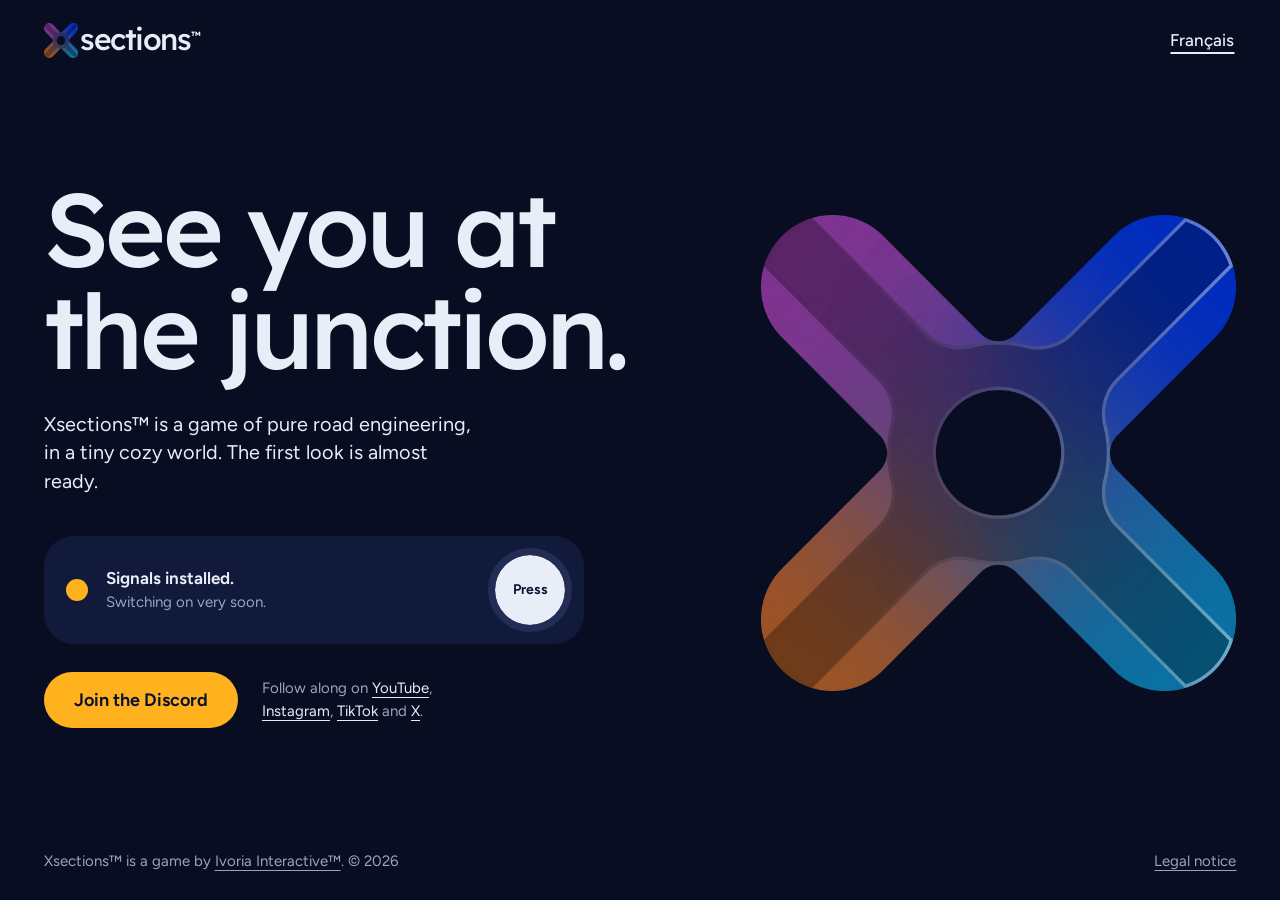
<file: index.html>
<!doctype html>
<html lang="en">
<head>
<meta charset="utf-8">
<meta name="viewport" content="width=device-width, initial-scale=1, viewport-fit=cover">
<title>Xsections™ · A cozy road engineering game</title>
<meta name="description" content="Xsections™ is a cozy video game about road engineering: redesign junctions, watch real traffic flow, in a tiny world. See you at the junction, very soon.">
<link rel="canonical" href="https://xsections.co/">
<link rel="alternate" hreflang="en" href="https://xsections.co/">
<link rel="alternate" hreflang="fr" href="https://xsections.co/fr/">
<link rel="alternate" hreflang="x-default" href="https://xsections.co/">
<meta name="theme-color" content="#080d22">
<meta name="color-scheme" content="dark">
<meta property="og:type" content="website">
<meta property="og:site_name" content="Xsections">
<meta property="og:title" content="Xsections™ · See you at the junction">
<meta property="og:description" content="Xsections™ is a cozy video game about road engineering: redesign junctions, watch real traffic flow, in a tiny world. See you at the junction, very soon.">
<meta property="og:url" content="https://xsections.co/">
<meta property="og:image" content="https://xsections.co/img/og-en.jpg">
<meta property="og:image:width" content="1200">
<meta property="og:image:height" content="630">
<meta property="og:image:alt" content="The Xsections X at night, with the words: See you at the junction.">
<meta property="og:locale" content="en_US">
<meta property="og:locale:alternate" content="fr_FR">
<meta name="twitter:card" content="summary_large_image">
<meta name="twitter:site" content="@xsectionsgame">
<link rel="icon" href="/favicon.ico" sizes="any">
<link rel="icon" type="image/png" sizes="32x32" href="/favicon-32.png">
<link rel="apple-touch-icon" href="/apple-touch-icon.png">
<link rel="manifest" href="/site.webmanifest">
<link rel="preload" href="/fonts/lexend-latin-normal.woff2" as="font" type="font/woff2" crossorigin>
<script type="application/ld+json">
{
 "@context": "https://schema.org",
 "@graph": [
  {
   "@type": "WebSite",
   "@id": "https://xsections.co/#website",
   "name": "Xsections",
   "url": "https://xsections.co/",
   "inLanguage": [
    "en",
    "fr"
   ],
   "publisher": {
    "@type": "Organization",
    "@id": "https://ivoriainteractive.com/#organization",
    "name": "Ivoria Interactive",
    "url": "https://ivoriainteractive.com/",
    "founder": {
     "@id": "https://ivoriainteractive.com/#jessy-biemy"
    }
   }
  },
  {
   "@type": "VideoGame",
   "@id": "https://xsections.co/#game",
   "name": "Xsections",
   "url": "https://xsections.co/",
   "applicationCategory": "Game",
   "gamePlatform": "PC",
   "genre": [
    "Simulation",
    "Strategy"
   ],
   "author": {
    "@type": "Organization",
    "@id": "https://ivoriainteractive.com/#organization",
    "name": "Ivoria Interactive",
    "url": "https://ivoriainteractive.com/",
    "founder": {
     "@id": "https://ivoriainteractive.com/#jessy-biemy"
    }
   },
   "publisher": {
    "@type": "Organization",
    "@id": "https://ivoriainteractive.com/#organization",
    "name": "Ivoria Interactive",
    "url": "https://ivoriainteractive.com/",
    "founder": {
     "@id": "https://ivoriainteractive.com/#jessy-biemy"
    }
   },
   "description": "Xsections is a cozy video game about road engineering: redesign junctions, watch real traffic flow, in a tiny world. See you at the junction, very soon.",
   "image": "https://xsections.co/img/og-en.jpg",
   "sameAs": [
    "https://www.youtube.com/@xsections",
    "https://www.instagram.com/xsectionsgame/",
    "https://www.tiktok.com/@xsections",
    "https://x.com/xsectionsgame"
   ]
  },
  {
   "@type": "Person",
   "@id": "https://ivoriainteractive.com/#jessy-biemy",
   "name": "Jessy Biemy",
   "url": "https://ivoriainteractive.com/studio/"
  }
 ]
}
</script>
<style>
@font-face { font-family: 'Lexend'; font-style: normal; font-weight: 300 700; font-display: swap; src: url(/fonts/lexend-latin-normal.woff2) format('woff2'); }
@font-face { font-family: 'Figtree'; font-style: normal; font-weight: 400 700; font-display: swap; src: url(/fonts/figtree-latin-normal.woff2) format('woff2'); }
/* ™ des marques déposées dans les titres et le logo : petit, calé en haut des capitales */
.tm { font-size: max(.3em, 12px); line-height: 1; vertical-align: top; position: relative; top: .32em; margin-left: .04em; letter-spacing: 0; font-weight: 500; }

/* Layout: one screen. Words and the call box on the left, the official X at full height on the
   right: the X is the junction the headline talks about. Flat fields, no lines, no shadows, no
   gradients. Round shapes, like the arms of the X.
   Two looks, one layout: night (the default, the teaser as launched) and day
   (<html data-da="day">, the trial of 10 Nov). Every value comes from the brand bible. */
:root {
  color-scheme: dark;
  --ground: #080d22;      /* night of the brand */
  --ground-2: #121a3b;    /* one tone step: the call box */
  --ground-3: #222c55;    /* resting ring of the push button */
  --ink: #e9edf8;         /* the white of the game's interface (bible, 10 Nov) */
  --ink-2: #9aa4c2;       /* secondary notes only: the grey of the game's interface */
  --signal: #ffb21e;      /* French traffic-signal amber: the action and the lamp */
  --signal-hi: #ffc552;
  --signal-off: #3a3324;  /* the same lens, unlit */
  --on-signal: #0b1130;
  --push: #e9edf8;        /* the push button: a light disc at night */
  --push-hi: #ffffff;
  --on-push: #0b1130;
  --hover: #ffc552;       /* a text link under the pointer */
  --f-head: 'Lexend', system-ui, -apple-system, 'Segoe UI', sans-serif;
  --f-body: 'Figtree', system-ui, -apple-system, 'Segoe UI', sans-serif;
  --t-lead: clamp(19px, 1.55vw, 23px);
  --t-body: 17px;
  --t-small: 15px;
  --gut: clamp(16px, 3.4vw, 48px);
  --ease: cubic-bezier(.16, 1, .3, 1);
}
:root[data-da="day"] {
  color-scheme: light;
  --ground: #edf2e8;      /* the day ground of the brand */
  --ground-2: #fdfbf6;    /* the call box: the white of the day logotype's ground */
  --ground-3: #edf2e8;    /* resting ring of the push button: the page ground again */
  --ink: #1b2232;
  --ink-2: #586176;
  --signal-off: #e6dfcd;  /* the unlit lens, by day */
  --push: #1b2232;        /* the push button: an ink disc by day */
  --push-hi: #2b3550;
  --on-push: #fdfbf6;
  --hover: #2c6bcc;       /* the day link blue */
}
* { box-sizing: border-box; }
html { background: var(--ground); -webkit-text-size-adjust: 100%; }
body { margin: 0; background: var(--ground); color: var(--ink); font: 400 var(--t-body)/1.5 var(--f-body); -webkit-font-smoothing: antialiased; }
a { color: inherit; }
:focus-visible { outline: 3px solid var(--ink); outline-offset: 4px; border-radius: 6px; }
.page {
  min-height: 100svh; display: grid; grid-template-rows: auto 1fr auto;
  padding-left: max(var(--gut), env(safe-area-inset-left, 0px));
  padding-right: max(var(--gut), env(safe-area-inset-right, 0px));
  max-width: 1600px; margin-inline: auto;
}
.bar { display: flex; align-items: center; justify-content: space-between; gap: 16px; padding-block: 22px; }
.lockup { --w: 30px; display: inline-flex; align-items: center; text-decoration: none; color: var(--ink); }
.lockup img { width: calc(var(--w) * 1.16); height: calc(var(--w) * 1.16); flex: none; }
.lockup > span { font: 500 var(--w)/.9 var(--f-head); letter-spacing: -.05em; margin-left: .06em; padding-bottom: .08em; white-space: nowrap; }
.lang { font: 500 var(--t-body)/1 var(--f-body); text-decoration: underline; text-underline-offset: 6px; text-decoration-thickness: 2px; padding: 10px 2px; }
.lang:hover { color: var(--hover); }

.hero {
  display: grid; grid-template-columns: minmax(0, 7fr) minmax(0, 5fr); align-items: center;
  column-gap: clamp(24px, 4vw, 72px); padding-block: clamp(16px, 3vh, 48px);
}
.copy { display: grid; justify-items: start; min-width: 0; container-type: inline-size; }
h1 {
  margin: 0; font: 500 clamp(42px, 15.6cqi, 124px)/.98 var(--f-head); letter-spacing: -.035em;
  text-wrap: balance;
}
.lead { margin: 28px 0 0; font-size: var(--t-lead); line-height: 1.45; max-width: 34ch; }

.callbox {
  margin-top: 40px; width: min(100%, 540px);
  display: grid; grid-template-columns: auto minmax(0, 1fr) auto; align-items: center; gap: 18px;
  padding: 12px 12px 12px 22px; background: var(--ground-2); border-radius: 30px;
}
.lamp { width: 22px; height: 22px; border-radius: 50%; background: var(--signal); animation: blink 1s steps(1, end) infinite; }
@keyframes blink { 50% { background: var(--signal-off); } }
.status { margin: 0; min-width: 0; }
.status strong { display: block; font-weight: 650; }
.status span { display: block; color: var(--ink-2); font-size: var(--t-small); }
.push {
  width: 84px; height: 84px; border-radius: 50%; cursor: pointer; padding: 0;
  border: 7px solid var(--ground-3); background: var(--push) padding-box; /* the border is the lit ring */
  color: var(--on-push); font: 650 14px/1 var(--f-body); display: grid; place-items: center;
  transition: transform .18s var(--ease), background-color .2s ease, border-color .25s ease;
}
.push:hover { background-color: var(--push-hi); }
.push:active { transform: scale(.93); }
.push:focus-visible { outline-offset: 4px; border-radius: 50%; }
.callbox[data-state="done"] .push, .callbox[data-state="back"] .push { border-color: var(--signal); }
.callbox.pulse .status { animation: nudge .45s var(--ease); }
@keyframes nudge { from { transform: translateX(-8px); opacity: .4; } }

.act { margin-top: 28px; display: flex; flex-wrap: wrap; align-items: center; gap: 14px 24px; }
.btn {
  display: inline-flex; align-items: center; min-height: 56px; padding: 0 30px; border-radius: 999px;
  background: var(--signal); color: var(--on-signal); text-decoration: none; font: 650 18px/1 var(--f-body);
  transition: background-color .2s ease, transform .18s var(--ease);
}
.btn:hover { background: var(--signal-hi); }
.btn:active { transform: scale(.97); }
.follow { margin: 0; color: var(--ink-2); font-size: var(--t-small); max-width: 30ch; text-wrap: balance; }
.follow a { color: var(--ink); text-underline-offset: 4px; }
.follow a:hover { color: var(--hover); }

.mark { margin: 0; justify-self: end; width: 100%; max-width: min(100%, 70svh, 700px); }
.mark img { display: block; width: 100%; height: auto; }

.foot {
  display: flex; flex-wrap: wrap; justify-content: space-between; gap: 8px 24px;
  padding-block: 24px 28px; color: var(--ink-2); font-size: var(--t-small);
}
.foot p { margin: 0; }
.foot a { color: var(--ink-2); text-underline-offset: 4px; }
.foot a:hover { color: var(--ink); }

@media (max-width: 699px) {
  .hero { grid-template-columns: minmax(0, 1fr); align-content: start; padding-block: 8px 24px; }
  .mark { order: -1; justify-self: start; max-width: min(64vw, 340px); margin-bottom: 28px; }
  .lead { margin-top: 20px; }
  .callbox { margin-top: 32px; }
}
@media (max-width: 479px) {
  .callbox { gap: 14px; padding-left: 18px; }
  .push { width: 76px; height: 76px; border-width: 6px; font-size: 13px; }
  .act { gap: 16px; }
  .btn { width: 100%; justify-content: center; }
}

/* entrance: each part rises once, in reading order; nothing waits on script */
@media (prefers-reduced-motion: no-preference) {
  .bar, h1, .lead, .callbox, .act, .foot { animation: rise .8s var(--ease) both; }
  h1 { animation-delay: .06s; } .lead { animation-delay: .14s; } .callbox { animation-delay: .22s; }
  .act { animation-delay: .3s; } .foot { animation-delay: .38s; }
  .mark img { animation: settle 1.2s var(--ease) .1s both; }
  @keyframes rise { from { opacity: 0; transform: translateY(20px); } }
  @keyframes settle { from { opacity: 0; transform: scale(.94) rotate(-6deg); } }
}
@media (prefers-reduced-motion: reduce) {
  .lamp { animation: none; }
}

</style>
</head>
<body>
<div class="page">
  <header class="bar">
    <a class="lockup" href="/" aria-label="Xsections, home"><img src="/img/x-night-96.png" alt="" width="96" height="96"><span>sections<span class="tm">™</span></span></a>
    <a class="lang" href="/fr/" hreflang="fr" lang="fr">Français</a>
  </header>
  <main class="hero">
    <div class="copy">
      <h1>See you at the junction.</h1>
      <p class="lead">Xsections™ is a game of pure road engineering, in a tiny cozy world. The first look is almost ready.</p>
      <div class="callbox" role="group" aria-label="Signal call box" data-state="idle" data-words="{&quot;doneT&quot;: &quot;Request received.&quot;, &quot;doneS&quot;: &quot;Wait for green. Join the Discord to see it switch.&quot;, &quot;backT&quot;: &quot;Request of {date}: still registered.&quot;, &quot;backS&quot;: &quot;Wait for green. Not long now.&quot;}">
        <span class="lamp" aria-hidden="true"></span>
        <p class="status" aria-live="polite"><strong data-l="t">Signals installed.</strong> <span data-l="s">Switching on very soon.</span></p>
        <button class="push" type="button" aria-pressed="false" aria-label="Press the call button">Press</button>
      </div>
      <div class="act">
        <a class="btn" href="https://discord.gg/GJtPFErEtj" rel="noopener">Join the Discord</a>
        <p class="follow">Follow along on <a href="https://www.youtube.com/@xsections" rel="noopener">YouTube</a>, <a href="https://www.instagram.com/xsectionsgame/" rel="noopener">Instagram</a>, <a href="https://www.tiktok.com/@xsections" rel="noopener">TikTok</a> and <a href="https://x.com/xsectionsgame" rel="noopener">X</a>.</p>
      </div>
    </div>
    <figure class="mark"><img src="/img/x-night-800.webp" srcset="/img/x-night-800.webp 800w, /img/x-night-1600.webp 1600w" sizes="(min-width: 700px) min(38vw, 70svh, 700px), min(64vw, 340px)" width="1600" height="1600" alt="The Xsections logo: an X with a roundabout at its heart" fetchpriority="high"></figure>
  </main>
  <footer class="foot">
    <p>Xsections™ is a game by <a href="https://ivoriainteractive.com/">Ivoria Interactive™</a>. © 2026</p>
    <a href="/legal.html">Legal notice</a>
  </footer>
</div>
<script>
(function () {
  var KEY = 'xs-teaser-request', saved = null;
  try { saved = localStorage.getItem(KEY); } catch (err) {}
  if (!saved || isNaN(Date.parse(saved))) saved = null;
  document.querySelectorAll('.callbox').forEach(function (box) {
    var btn = box.querySelector('.push'), t = box.querySelector('[data-l=t]'), s = box.querySelector('[data-l=s]');
    var L = JSON.parse(box.getAttribute('data-words'));
    var lang = (box.closest('[lang]') || document.documentElement).getAttribute('lang') || 'en';
    function day(iso) {
      try { return new Intl.DateTimeFormat(lang, { day: 'numeric', month: 'long' }).format(new Date(iso)); }
      catch (err) { return ''; }
    }
    function show(state) {
      box.setAttribute('data-state', state); btn.setAttribute('aria-pressed', 'true');
      t.textContent = state === 'back' ? L.backT.replace('{date}', day(saved)) : L.doneT;
      s.textContent = state === 'back' ? L.backS : L.doneS;
    }
    if (saved) show('back');
    btn.addEventListener('click', function () {
      if (!saved) { saved = new Date().toISOString(); try { localStorage.setItem(KEY, saved); } catch (err) {} }
      show('done'); box.classList.remove('pulse'); void box.offsetWidth; box.classList.add('pulse');
    });
  });
})();
</script>
</body>
</html>
</file>
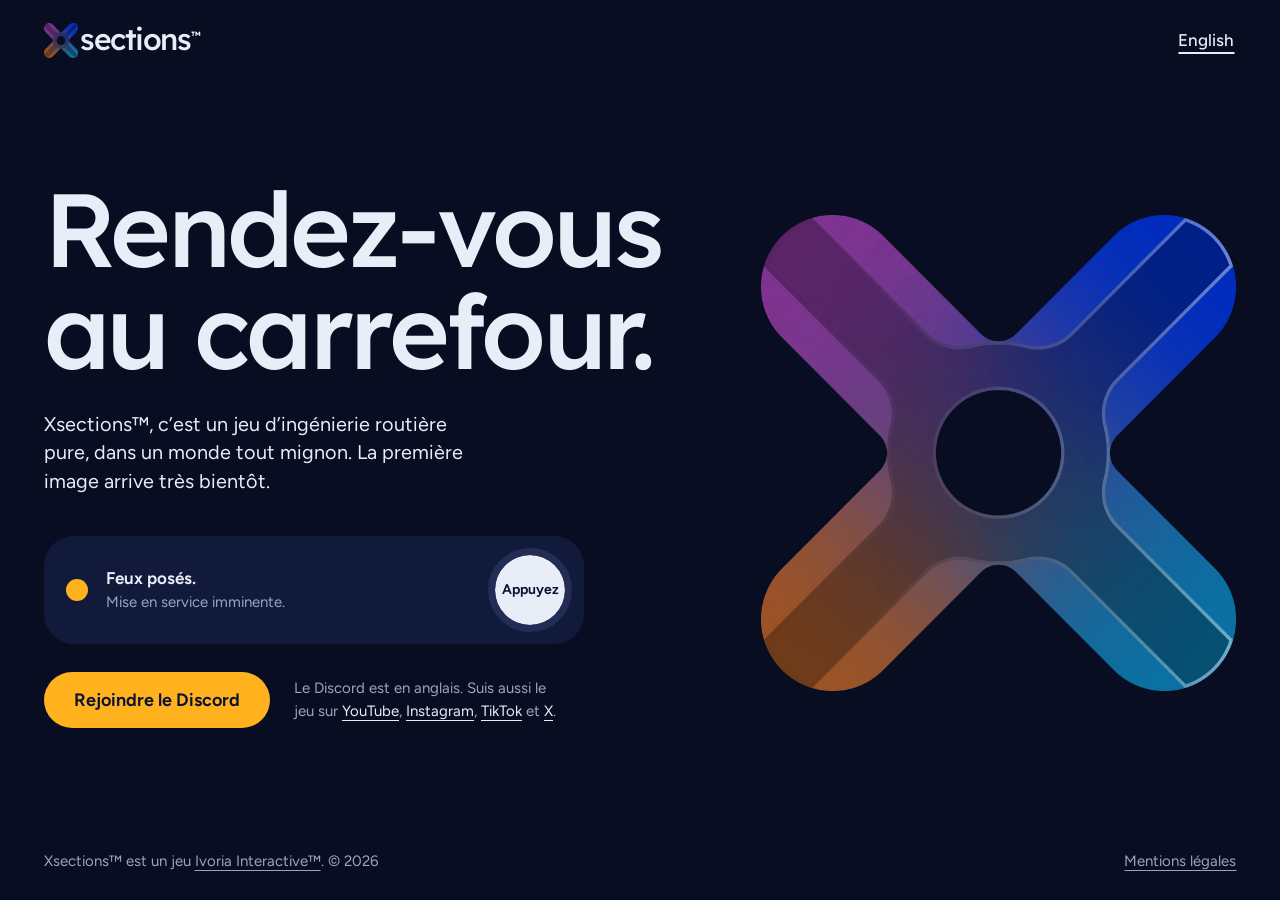
<file: fr/index.html>
<!doctype html>
<html lang="fr">
<head>
<meta charset="utf-8">
<meta name="viewport" content="width=device-width, initial-scale=1, viewport-fit=cover">
<title>Xsections™ · Un jeu d’ingénierie routière tout mignon</title>
<meta name="description" content="Xsections™ est un jeu vidéo d’ingénierie routière : redessine les carrefours et regarde un vrai trafic s’écouler, dans un monde tout mignon. Rendez-vous au carrefour, très bientôt.">
<link rel="canonical" href="https://xsections.co/fr/">
<link rel="alternate" hreflang="en" href="https://xsections.co/">
<link rel="alternate" hreflang="fr" href="https://xsections.co/fr/">
<link rel="alternate" hreflang="x-default" href="https://xsections.co/">
<meta name="theme-color" content="#080d22">
<meta name="color-scheme" content="dark">
<meta property="og:type" content="website">
<meta property="og:site_name" content="Xsections">
<meta property="og:title" content="Xsections™ · Rendez-vous au carrefour">
<meta property="og:description" content="Xsections™ est un jeu vidéo d’ingénierie routière : redessine les carrefours et regarde un vrai trafic s’écouler, dans un monde tout mignon. Rendez-vous au carrefour, très bientôt.">
<meta property="og:url" content="https://xsections.co/fr/">
<meta property="og:image" content="https://xsections.co/img/og-fr.jpg">
<meta property="og:image:width" content="1200">
<meta property="og:image:height" content="630">
<meta property="og:image:alt" content="Le X d’Xsections, de nuit, avec les mots : Rendez-vous au carrefour.">
<meta property="og:locale" content="fr_FR">
<meta property="og:locale:alternate" content="en_US">
<meta name="twitter:card" content="summary_large_image">
<meta name="twitter:site" content="@xsectionsgame">
<link rel="icon" href="/favicon.ico" sizes="any">
<link rel="icon" type="image/png" sizes="32x32" href="/favicon-32.png">
<link rel="apple-touch-icon" href="/apple-touch-icon.png">
<link rel="manifest" href="/site.webmanifest">
<link rel="preload" href="/fonts/lexend-latin-normal.woff2" as="font" type="font/woff2" crossorigin>
<script type="application/ld+json">
{
 "@context": "https://schema.org",
 "@graph": [
  {
   "@type": "WebSite",
   "@id": "https://xsections.co/#website",
   "name": "Xsections",
   "url": "https://xsections.co/",
   "inLanguage": [
    "en",
    "fr"
   ],
   "publisher": {
    "@type": "Organization",
    "@id": "https://ivoriainteractive.com/#organization",
    "name": "Ivoria Interactive",
    "url": "https://ivoriainteractive.com/",
    "founder": {
     "@id": "https://ivoriainteractive.com/#jessy-biemy"
    }
   }
  },
  {
   "@type": "VideoGame",
   "@id": "https://xsections.co/#game",
   "name": "Xsections",
   "url": "https://xsections.co/",
   "applicationCategory": "Game",
   "gamePlatform": "PC",
   "genre": [
    "Simulation",
    "Strategy"
   ],
   "author": {
    "@type": "Organization",
    "@id": "https://ivoriainteractive.com/#organization",
    "name": "Ivoria Interactive",
    "url": "https://ivoriainteractive.com/",
    "founder": {
     "@id": "https://ivoriainteractive.com/#jessy-biemy"
    }
   },
   "publisher": {
    "@type": "Organization",
    "@id": "https://ivoriainteractive.com/#organization",
    "name": "Ivoria Interactive",
    "url": "https://ivoriainteractive.com/",
    "founder": {
     "@id": "https://ivoriainteractive.com/#jessy-biemy"
    }
   },
   "description": "Xsections est un jeu vidéo d’ingénierie routière : redessine les carrefours et regarde un vrai trafic s’écouler, dans un monde tout mignon. Rendez-vous au carrefour, très bientôt.",
   "image": "https://xsections.co/img/og-fr.jpg",
   "sameAs": [
    "https://www.youtube.com/@xsections",
    "https://www.instagram.com/xsectionsgame/",
    "https://www.tiktok.com/@xsections",
    "https://x.com/xsectionsgame"
   ]
  },
  {
   "@type": "Person",
   "@id": "https://ivoriainteractive.com/#jessy-biemy",
   "name": "Jessy Biemy",
   "url": "https://ivoriainteractive.com/studio/"
  }
 ]
}
</script>
<style>
@font-face { font-family: 'Lexend'; font-style: normal; font-weight: 300 700; font-display: swap; src: url(/fonts/lexend-latin-normal.woff2) format('woff2'); }
@font-face { font-family: 'Figtree'; font-style: normal; font-weight: 400 700; font-display: swap; src: url(/fonts/figtree-latin-normal.woff2) format('woff2'); }
/* ™ des marques déposées dans les titres et le logo : petit, calé en haut des capitales */
.tm { font-size: max(.3em, 12px); line-height: 1; vertical-align: top; position: relative; top: .32em; margin-left: .04em; letter-spacing: 0; font-weight: 500; }

/* Layout: one screen. Words and the call box on the left, the official X at full height on the
   right: the X is the junction the headline talks about. Flat fields, no lines, no shadows, no
   gradients. Round shapes, like the arms of the X.
   Two looks, one layout: night (the default, the teaser as launched) and day
   (<html data-da="day">, the trial of 10 Nov). Every value comes from the brand bible. */
:root {
  color-scheme: dark;
  --ground: #080d22;      /* night of the brand */
  --ground-2: #121a3b;    /* one tone step: the call box */
  --ground-3: #222c55;    /* resting ring of the push button */
  --ink: #e9edf8;         /* the white of the game's interface (bible, 10 Nov) */
  --ink-2: #9aa4c2;       /* secondary notes only: the grey of the game's interface */
  --signal: #ffb21e;      /* French traffic-signal amber: the action and the lamp */
  --signal-hi: #ffc552;
  --signal-off: #3a3324;  /* the same lens, unlit */
  --on-signal: #0b1130;
  --push: #e9edf8;        /* the push button: a light disc at night */
  --push-hi: #ffffff;
  --on-push: #0b1130;
  --hover: #ffc552;       /* a text link under the pointer */
  --f-head: 'Lexend', system-ui, -apple-system, 'Segoe UI', sans-serif;
  --f-body: 'Figtree', system-ui, -apple-system, 'Segoe UI', sans-serif;
  --t-lead: clamp(19px, 1.55vw, 23px);
  --t-body: 17px;
  --t-small: 15px;
  --gut: clamp(16px, 3.4vw, 48px);
  --ease: cubic-bezier(.16, 1, .3, 1);
}
:root[data-da="day"] {
  color-scheme: light;
  --ground: #edf2e8;      /* the day ground of the brand */
  --ground-2: #fdfbf6;    /* the call box: the white of the day logotype's ground */
  --ground-3: #edf2e8;    /* resting ring of the push button: the page ground again */
  --ink: #1b2232;
  --ink-2: #586176;
  --signal-off: #e6dfcd;  /* the unlit lens, by day */
  --push: #1b2232;        /* the push button: an ink disc by day */
  --push-hi: #2b3550;
  --on-push: #fdfbf6;
  --hover: #2c6bcc;       /* the day link blue */
}
* { box-sizing: border-box; }
html { background: var(--ground); -webkit-text-size-adjust: 100%; }
body { margin: 0; background: var(--ground); color: var(--ink); font: 400 var(--t-body)/1.5 var(--f-body); -webkit-font-smoothing: antialiased; }
a { color: inherit; }
:focus-visible { outline: 3px solid var(--ink); outline-offset: 4px; border-radius: 6px; }
.page {
  min-height: 100svh; display: grid; grid-template-rows: auto 1fr auto;
  padding-left: max(var(--gut), env(safe-area-inset-left, 0px));
  padding-right: max(var(--gut), env(safe-area-inset-right, 0px));
  max-width: 1600px; margin-inline: auto;
}
.bar { display: flex; align-items: center; justify-content: space-between; gap: 16px; padding-block: 22px; }
.lockup { --w: 30px; display: inline-flex; align-items: center; text-decoration: none; color: var(--ink); }
.lockup img { width: calc(var(--w) * 1.16); height: calc(var(--w) * 1.16); flex: none; }
.lockup > span { font: 500 var(--w)/.9 var(--f-head); letter-spacing: -.05em; margin-left: .06em; padding-bottom: .08em; white-space: nowrap; }
.lang { font: 500 var(--t-body)/1 var(--f-body); text-decoration: underline; text-underline-offset: 6px; text-decoration-thickness: 2px; padding: 10px 2px; }
.lang:hover { color: var(--hover); }

.hero {
  display: grid; grid-template-columns: minmax(0, 7fr) minmax(0, 5fr); align-items: center;
  column-gap: clamp(24px, 4vw, 72px); padding-block: clamp(16px, 3vh, 48px);
}
.copy { display: grid; justify-items: start; min-width: 0; container-type: inline-size; }
h1 {
  margin: 0; font: 500 clamp(42px, 15.6cqi, 124px)/.98 var(--f-head); letter-spacing: -.035em;
  text-wrap: balance;
}
.lead { margin: 28px 0 0; font-size: var(--t-lead); line-height: 1.45; max-width: 34ch; }

.callbox {
  margin-top: 40px; width: min(100%, 540px);
  display: grid; grid-template-columns: auto minmax(0, 1fr) auto; align-items: center; gap: 18px;
  padding: 12px 12px 12px 22px; background: var(--ground-2); border-radius: 30px;
}
.lamp { width: 22px; height: 22px; border-radius: 50%; background: var(--signal); animation: blink 1s steps(1, end) infinite; }
@keyframes blink { 50% { background: var(--signal-off); } }
.status { margin: 0; min-width: 0; }
.status strong { display: block; font-weight: 650; }
.status span { display: block; color: var(--ink-2); font-size: var(--t-small); }
.push {
  width: 84px; height: 84px; border-radius: 50%; cursor: pointer; padding: 0;
  border: 7px solid var(--ground-3); background: var(--push) padding-box; /* the border is the lit ring */
  color: var(--on-push); font: 650 14px/1 var(--f-body); display: grid; place-items: center;
  transition: transform .18s var(--ease), background-color .2s ease, border-color .25s ease;
}
.push:hover { background-color: var(--push-hi); }
.push:active { transform: scale(.93); }
.push:focus-visible { outline-offset: 4px; border-radius: 50%; }
.callbox[data-state="done"] .push, .callbox[data-state="back"] .push { border-color: var(--signal); }
.callbox.pulse .status { animation: nudge .45s var(--ease); }
@keyframes nudge { from { transform: translateX(-8px); opacity: .4; } }

.act { margin-top: 28px; display: flex; flex-wrap: wrap; align-items: center; gap: 14px 24px; }
.btn {
  display: inline-flex; align-items: center; min-height: 56px; padding: 0 30px; border-radius: 999px;
  background: var(--signal); color: var(--on-signal); text-decoration: none; font: 650 18px/1 var(--f-body);
  transition: background-color .2s ease, transform .18s var(--ease);
}
.btn:hover { background: var(--signal-hi); }
.btn:active { transform: scale(.97); }
.follow { margin: 0; color: var(--ink-2); font-size: var(--t-small); max-width: 30ch; text-wrap: balance; }
.follow a { color: var(--ink); text-underline-offset: 4px; }
.follow a:hover { color: var(--hover); }

.mark { margin: 0; justify-self: end; width: 100%; max-width: min(100%, 70svh, 700px); }
.mark img { display: block; width: 100%; height: auto; }

.foot {
  display: flex; flex-wrap: wrap; justify-content: space-between; gap: 8px 24px;
  padding-block: 24px 28px; color: var(--ink-2); font-size: var(--t-small);
}
.foot p { margin: 0; }
.foot a { color: var(--ink-2); text-underline-offset: 4px; }
.foot a:hover { color: var(--ink); }

@media (max-width: 699px) {
  .hero { grid-template-columns: minmax(0, 1fr); align-content: start; padding-block: 8px 24px; }
  .mark { order: -1; justify-self: start; max-width: min(64vw, 340px); margin-bottom: 28px; }
  .lead { margin-top: 20px; }
  .callbox { margin-top: 32px; }
}
@media (max-width: 479px) {
  .callbox { gap: 14px; padding-left: 18px; }
  .push { width: 76px; height: 76px; border-width: 6px; font-size: 13px; }
  .act { gap: 16px; }
  .btn { width: 100%; justify-content: center; }
}

/* entrance: each part rises once, in reading order; nothing waits on script */
@media (prefers-reduced-motion: no-preference) {
  .bar, h1, .lead, .callbox, .act, .foot { animation: rise .8s var(--ease) both; }
  h1 { animation-delay: .06s; } .lead { animation-delay: .14s; } .callbox { animation-delay: .22s; }
  .act { animation-delay: .3s; } .foot { animation-delay: .38s; }
  .mark img { animation: settle 1.2s var(--ease) .1s both; }
  @keyframes rise { from { opacity: 0; transform: translateY(20px); } }
  @keyframes settle { from { opacity: 0; transform: scale(.94) rotate(-6deg); } }
}
@media (prefers-reduced-motion: reduce) {
  .lamp { animation: none; }
}

</style>
</head>
<body>
<div class="page">
  <header class="bar">
    <a class="lockup" href="/fr/" aria-label="Xsections, accueil"><img src="/img/x-night-96.png" alt="" width="96" height="96"><span>sections<span class="tm">™</span></span></a>
    <a class="lang" href="/" hreflang="en" lang="en">English</a>
  </header>
  <main class="hero">
    <div class="copy">
      <h1>Rendez-vous au carrefour.</h1>
      <p class="lead">Xsections™, c’est un jeu d’ingénierie routière pure, dans un monde tout mignon. La première image arrive très bientôt.</p>
      <div class="callbox" role="group" aria-label="Boîtier d’appel du feu" data-state="idle" data-words="{&quot;doneT&quot;: &quot;Demande enregistrée.&quot;, &quot;doneS&quot;: &quot;Attends le vert. Rejoins le Discord pour le voir passer.&quot;, &quot;backT&quot;: &quot;Demande du {date} : toujours enregistrée.&quot;, &quot;backS&quot;: &quot;Attends le vert, plus pour longtemps.&quot;}">
        <span class="lamp" aria-hidden="true"></span>
        <p class="status" aria-live="polite"><strong data-l="t">Feux posés.</strong> <span data-l="s">Mise en service imminente.</span></p>
        <button class="push" type="button" aria-pressed="false" aria-label="Appuyer sur le bouton d’appel">Appuyez</button>
      </div>
      <div class="act">
        <a class="btn" href="https://discord.gg/GJtPFErEtj" rel="noopener">Rejoindre le Discord</a>
        <p class="follow">Le Discord est en anglais. Suis aussi le jeu sur <a href="https://www.youtube.com/@xsections" rel="noopener">YouTube</a>, <a href="https://www.instagram.com/xsectionsgame/" rel="noopener">Instagram</a>, <a href="https://www.tiktok.com/@xsections" rel="noopener">TikTok</a> et <a href="https://x.com/xsectionsgame" rel="noopener">X</a>.</p>
      </div>
    </div>
    <figure class="mark"><img src="/img/x-night-800.webp" srcset="/img/x-night-800.webp 800w, /img/x-night-1600.webp 1600w" sizes="(min-width: 700px) min(38vw, 70svh, 700px), min(64vw, 340px)" width="1600" height="1600" alt="Le logo d’Xsections : un X avec un giratoire en son centre" fetchpriority="high"></figure>
  </main>
  <footer class="foot">
    <p>Xsections™ est un jeu <a href="https://ivoriainteractive.com/">Ivoria Interactive™</a>. © 2026</p>
    <a href="/legal.html">Mentions légales</a>
  </footer>
</div>
<script>
(function () {
  var KEY = 'xs-teaser-request', saved = null;
  try { saved = localStorage.getItem(KEY); } catch (err) {}
  if (!saved || isNaN(Date.parse(saved))) saved = null;
  document.querySelectorAll('.callbox').forEach(function (box) {
    var btn = box.querySelector('.push'), t = box.querySelector('[data-l=t]'), s = box.querySelector('[data-l=s]');
    var L = JSON.parse(box.getAttribute('data-words'));
    var lang = (box.closest('[lang]') || document.documentElement).getAttribute('lang') || 'en';
    function day(iso) {
      try { return new Intl.DateTimeFormat(lang, { day: 'numeric', month: 'long' }).format(new Date(iso)); }
      catch (err) { return ''; }
    }
    function show(state) {
      box.setAttribute('data-state', state); btn.setAttribute('aria-pressed', 'true');
      t.textContent = state === 'back' ? L.backT.replace('{date}', day(saved)) : L.doneT;
      s.textContent = state === 'back' ? L.backS : L.doneS;
    }
    if (saved) show('back');
    btn.addEventListener('click', function () {
      if (!saved) { saved = new Date().toISOString(); try { localStorage.setItem(KEY, saved); } catch (err) {} }
      show('done'); box.classList.remove('pulse'); void box.offsetWidth; box.classList.add('pulse');
    });
  });
})();
</script>
</body>
</html>
</file>
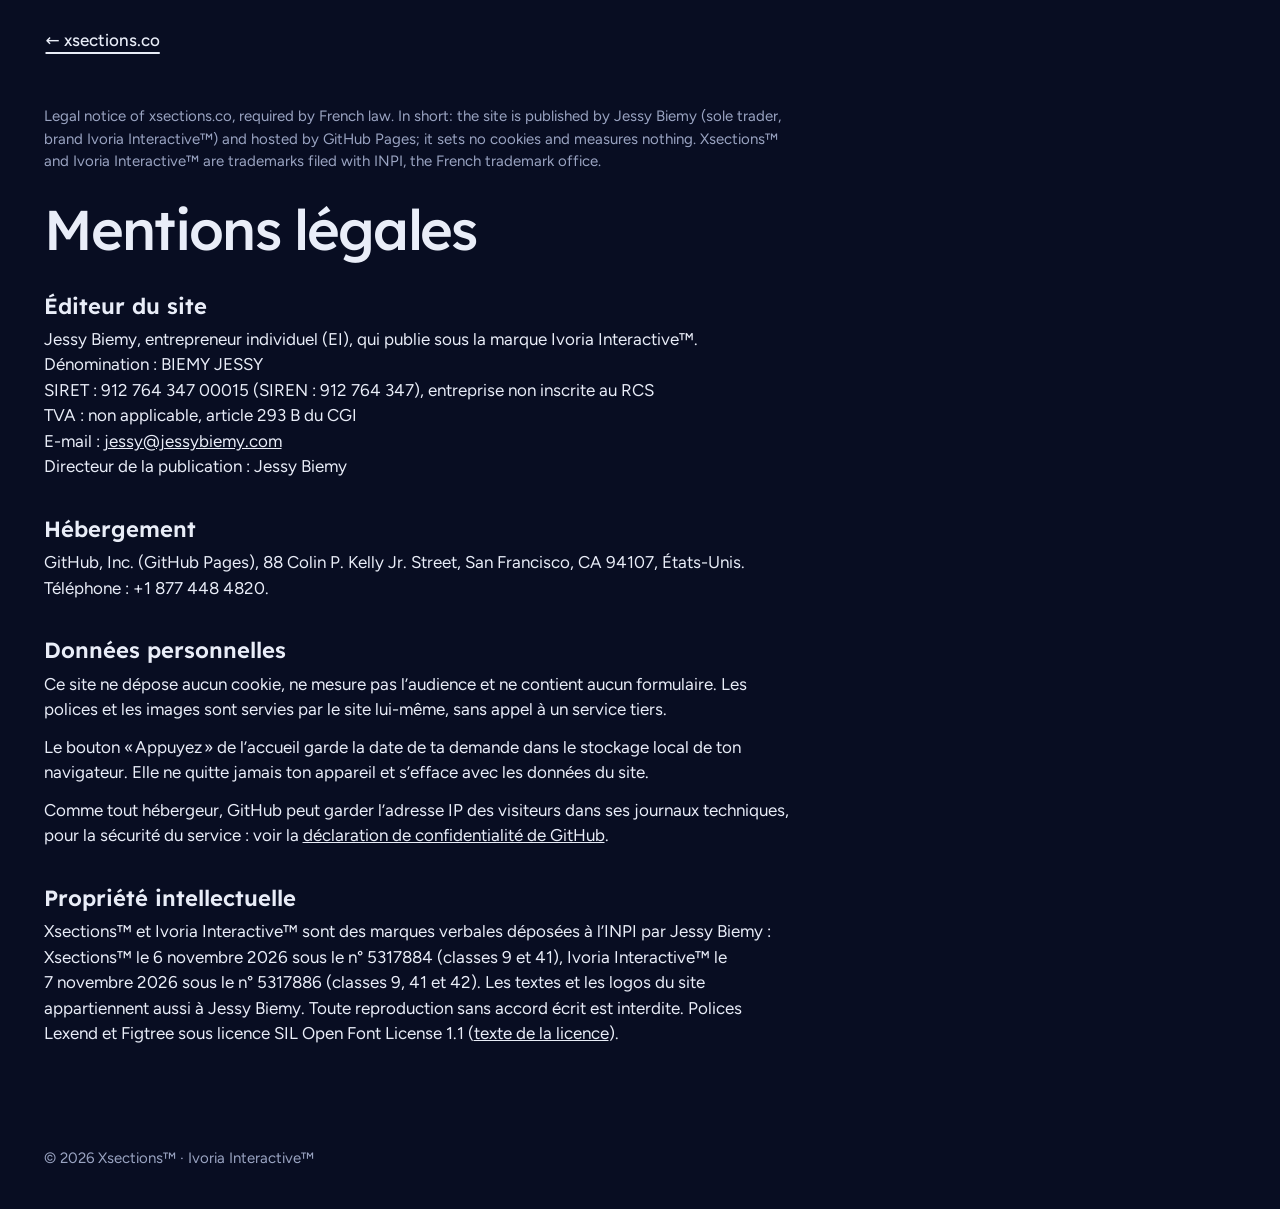
<file: legal.html>
<!doctype html>
<html lang="fr">
<head>
<meta charset="utf-8">
<meta name="viewport" content="width=device-width, initial-scale=1, viewport-fit=cover">
<title>Mentions légales · xsections.co</title>
<meta name="description" content="Mentions légales du site xsections.co.">
<link rel="canonical" href="https://xsections.co/legal.html">
<meta name="theme-color" content="#080d22">
<meta name="color-scheme" content="dark">
<meta property="og:type" content="website">
<meta property="og:site_name" content="Xsections">
<meta property="og:title" content="Mentions légales · xsections.co">
<meta property="og:description" content="Mentions légales du site xsections.co.">
<meta property="og:url" content="https://xsections.co/legal.html">
<meta property="og:image" content="https://xsections.co/img/og-fr.jpg">
<meta property="og:image:width" content="1200">
<meta property="og:image:height" content="630">
<meta property="og:image:alt" content="Le X d’Xsections, de nuit, avec les mots : Rendez-vous au carrefour.">
<meta property="og:locale" content="fr_FR">
<meta property="og:locale:alternate" content="en_US">
<meta name="twitter:card" content="summary_large_image">
<meta name="twitter:site" content="@xsectionsgame">
<link rel="icon" href="/favicon.ico" sizes="any">
<link rel="icon" type="image/png" sizes="32x32" href="/favicon-32.png">
<link rel="apple-touch-icon" href="/apple-touch-icon.png">
<link rel="manifest" href="/site.webmanifest">
<link rel="preload" href="/fonts/lexend-latin-normal.woff2" as="font" type="font/woff2" crossorigin>
<style>
@font-face { font-family: 'Lexend'; font-style: normal; font-weight: 300 700; font-display: swap; src: url(/fonts/lexend-latin-normal.woff2) format('woff2'); }
@font-face { font-family: 'Figtree'; font-style: normal; font-weight: 400 700; font-display: swap; src: url(/fonts/figtree-latin-normal.woff2) format('woff2'); }
/* ™ des marques déposées dans les titres et le logo : petit, calé en haut des capitales */
.tm { font-size: max(.3em, 12px); line-height: 1; vertical-align: top; position: relative; top: .32em; margin-left: .04em; letter-spacing: 0; font-weight: 500; }

/* Layout: one screen. Words and the call box on the left, the official X at full height on the
   right: the X is the junction the headline talks about. Flat fields, no lines, no shadows, no
   gradients. Round shapes, like the arms of the X.
   Two looks, one layout: night (the default, the teaser as launched) and day
   (<html data-da="day">, the trial of 10 Nov). Every value comes from the brand bible. */
:root {
  color-scheme: dark;
  --ground: #080d22;      /* night of the brand */
  --ground-2: #121a3b;    /* one tone step: the call box */
  --ground-3: #222c55;    /* resting ring of the push button */
  --ink: #e9edf8;         /* the white of the game's interface (bible, 10 Nov) */
  --ink-2: #9aa4c2;       /* secondary notes only: the grey of the game's interface */
  --signal: #ffb21e;      /* French traffic-signal amber: the action and the lamp */
  --signal-hi: #ffc552;
  --signal-off: #3a3324;  /* the same lens, unlit */
  --on-signal: #0b1130;
  --push: #e9edf8;        /* the push button: a light disc at night */
  --push-hi: #ffffff;
  --on-push: #0b1130;
  --hover: #ffc552;       /* a text link under the pointer */
  --f-head: 'Lexend', system-ui, -apple-system, 'Segoe UI', sans-serif;
  --f-body: 'Figtree', system-ui, -apple-system, 'Segoe UI', sans-serif;
  --t-lead: clamp(19px, 1.55vw, 23px);
  --t-body: 17px;
  --t-small: 15px;
  --gut: clamp(16px, 3.4vw, 48px);
  --ease: cubic-bezier(.16, 1, .3, 1);
}
:root[data-da="day"] {
  color-scheme: light;
  --ground: #edf2e8;      /* the day ground of the brand */
  --ground-2: #fdfbf6;    /* the call box: the white of the day logotype's ground */
  --ground-3: #edf2e8;    /* resting ring of the push button: the page ground again */
  --ink: #1b2232;
  --ink-2: #586176;
  --signal-off: #e6dfcd;  /* the unlit lens, by day */
  --push: #1b2232;        /* the push button: an ink disc by day */
  --push-hi: #2b3550;
  --on-push: #fdfbf6;
  --hover: #2c6bcc;       /* the day link blue */
}
* { box-sizing: border-box; }
html { background: var(--ground); -webkit-text-size-adjust: 100%; }
body { margin: 0; background: var(--ground); color: var(--ink); font: 400 var(--t-body)/1.5 var(--f-body); -webkit-font-smoothing: antialiased; }
a { color: inherit; }
:focus-visible { outline: 3px solid var(--ink); outline-offset: 4px; border-radius: 6px; }
.page {
  min-height: 100svh; display: grid; grid-template-rows: auto 1fr auto;
  padding-left: max(var(--gut), env(safe-area-inset-left, 0px));
  padding-right: max(var(--gut), env(safe-area-inset-right, 0px));
  max-width: 1600px; margin-inline: auto;
}
.bar { display: flex; align-items: center; justify-content: space-between; gap: 16px; padding-block: 22px; }
.lockup { --w: 30px; display: inline-flex; align-items: center; text-decoration: none; color: var(--ink); }
.lockup img { width: calc(var(--w) * 1.16); height: calc(var(--w) * 1.16); flex: none; }
.lockup > span { font: 500 var(--w)/.9 var(--f-head); letter-spacing: -.05em; margin-left: .06em; padding-bottom: .08em; white-space: nowrap; }
.lang { font: 500 var(--t-body)/1 var(--f-body); text-decoration: underline; text-underline-offset: 6px; text-decoration-thickness: 2px; padding: 10px 2px; }
.lang:hover { color: var(--hover); }

.hero {
  display: grid; grid-template-columns: minmax(0, 7fr) minmax(0, 5fr); align-items: center;
  column-gap: clamp(24px, 4vw, 72px); padding-block: clamp(16px, 3vh, 48px);
}
.copy { display: grid; justify-items: start; min-width: 0; container-type: inline-size; }
h1 {
  margin: 0; font: 500 clamp(42px, 15.6cqi, 124px)/.98 var(--f-head); letter-spacing: -.035em;
  text-wrap: balance;
}
.lead { margin: 28px 0 0; font-size: var(--t-lead); line-height: 1.45; max-width: 34ch; }

.callbox {
  margin-top: 40px; width: min(100%, 540px);
  display: grid; grid-template-columns: auto minmax(0, 1fr) auto; align-items: center; gap: 18px;
  padding: 12px 12px 12px 22px; background: var(--ground-2); border-radius: 30px;
}
.lamp { width: 22px; height: 22px; border-radius: 50%; background: var(--signal); animation: blink 1s steps(1, end) infinite; }
@keyframes blink { 50% { background: var(--signal-off); } }
.status { margin: 0; min-width: 0; }
.status strong { display: block; font-weight: 650; }
.status span { display: block; color: var(--ink-2); font-size: var(--t-small); }
.push {
  width: 84px; height: 84px; border-radius: 50%; cursor: pointer; padding: 0;
  border: 7px solid var(--ground-3); background: var(--push) padding-box; /* the border is the lit ring */
  color: var(--on-push); font: 650 14px/1 var(--f-body); display: grid; place-items: center;
  transition: transform .18s var(--ease), background-color .2s ease, border-color .25s ease;
}
.push:hover { background-color: var(--push-hi); }
.push:active { transform: scale(.93); }
.push:focus-visible { outline-offset: 4px; border-radius: 50%; }
.callbox[data-state="done"] .push, .callbox[data-state="back"] .push { border-color: var(--signal); }
.callbox.pulse .status { animation: nudge .45s var(--ease); }
@keyframes nudge { from { transform: translateX(-8px); opacity: .4; } }

.act { margin-top: 28px; display: flex; flex-wrap: wrap; align-items: center; gap: 14px 24px; }
.btn {
  display: inline-flex; align-items: center; min-height: 56px; padding: 0 30px; border-radius: 999px;
  background: var(--signal); color: var(--on-signal); text-decoration: none; font: 650 18px/1 var(--f-body);
  transition: background-color .2s ease, transform .18s var(--ease);
}
.btn:hover { background: var(--signal-hi); }
.btn:active { transform: scale(.97); }
.follow { margin: 0; color: var(--ink-2); font-size: var(--t-small); max-width: 30ch; text-wrap: balance; }
.follow a { color: var(--ink); text-underline-offset: 4px; }
.follow a:hover { color: var(--hover); }

.mark { margin: 0; justify-self: end; width: 100%; max-width: min(100%, 70svh, 700px); }
.mark img { display: block; width: 100%; height: auto; }

.foot {
  display: flex; flex-wrap: wrap; justify-content: space-between; gap: 8px 24px;
  padding-block: 24px 28px; color: var(--ink-2); font-size: var(--t-small);
}
.foot p { margin: 0; }
.foot a { color: var(--ink-2); text-underline-offset: 4px; }
.foot a:hover { color: var(--ink); }

@media (max-width: 699px) {
  .hero { grid-template-columns: minmax(0, 1fr); align-content: start; padding-block: 8px 24px; }
  .mark { order: -1; justify-self: start; max-width: min(64vw, 340px); margin-bottom: 28px; }
  .lead { margin-top: 20px; }
  .callbox { margin-top: 32px; }
}
@media (max-width: 479px) {
  .callbox { gap: 14px; padding-left: 18px; }
  .push { width: 76px; height: 76px; border-width: 6px; font-size: 13px; }
  .act { gap: 16px; }
  .btn { width: 100%; justify-content: center; }
}

/* entrance: each part rises once, in reading order; nothing waits on script */
@media (prefers-reduced-motion: no-preference) {
  .bar, h1, .lead, .callbox, .act, .foot { animation: rise .8s var(--ease) both; }
  h1 { animation-delay: .06s; } .lead { animation-delay: .14s; } .callbox { animation-delay: .22s; }
  .act { animation-delay: .3s; } .foot { animation-delay: .38s; }
  .mark img { animation: settle 1.2s var(--ease) .1s both; }
  @keyframes rise { from { opacity: 0; transform: translateY(20px); } }
  @keyframes settle { from { opacity: 0; transform: scale(.94) rotate(-6deg); } }
}
@media (prefers-reduced-motion: reduce) {
  .lamp { animation: none; }
}

.doc main { max-width: 68ch; padding-block: 24px 64px; }
.doc h1 { font: 500 clamp(36px, 5vw, 56px)/1 var(--f-head); letter-spacing: -.03em; margin: 28px 0 8px; max-width: none; }
.doc h2 { font: 600 22px/1.2 var(--f-head); margin: 36px 0 8px; }
.doc p { margin: 0 0 12px; }
.doc .en { color: var(--ink-2); font-size: var(--t-small); }
.todo { color: #b5631a; background: #f0a05233; padding: 0 4px; font-weight: 600; }
.doc .bar { justify-content: flex-start; }

</style>
</head>
<body>
<div class="page doc">
  <header class="bar">
    <a class="lang" href="/fr/">← xsections.co</a>
  </header>
  <main>
    <p class="en" lang="en">Legal notice of xsections.co, required by French law. In short: the site is published by Jessy Biemy (sole trader, brand Ivoria Interactive™) and hosted by GitHub Pages; it sets no cookies and measures nothing. Xsections™ and Ivoria Interactive™ are trademarks filed with INPI, the French trademark office.</p>
    <h1>Mentions légales</h1>
    <h2>Éditeur du site</h2>
    <p>Jessy Biemy, entrepreneur individuel (EI), qui publie sous la marque Ivoria Interactive™.<br>
    Dénomination : BIEMY JESSY<br>
    SIRET : 912 764 347 00015 (SIREN : 912 764 347), entreprise non inscrite au RCS<br>
    TVA : non applicable, article 293 B du CGI<br>
    E-mail : <a href="mailto:jessy@jessybiemy.com">jessy@jessybiemy.com</a><br>
    Directeur de la publication : Jessy Biemy</p>
    <h2>Hébergement</h2>
    <p>GitHub, Inc. (GitHub Pages), 88 Colin P. Kelly Jr. Street, San Francisco, CA 94107, États-Unis. Téléphone : +1 877 448 4820.</p>
    <h2>Données personnelles</h2>
    <p>Ce site ne dépose aucun cookie, ne mesure pas l’audience et ne contient aucun formulaire. Les polices et les images sont servies par le site lui-même, sans appel à un service tiers.</p>
    <p>Le bouton « Appuyez » de l’accueil garde la date de ta demande dans le stockage local de ton navigateur. Elle ne quitte jamais ton appareil et s’efface avec les données du site.</p>
    <p>Comme tout hébergeur, GitHub peut garder l’adresse IP des visiteurs dans ses journaux techniques, pour la sécurité du service : voir la <a href="https://docs.github.com/fr/site-policy/privacy-policies/github-general-privacy-statement" rel="noopener">déclaration de confidentialité de GitHub</a>.</p>
    <h2>Propriété intellectuelle</h2>
    <p>Xsections™ et Ivoria Interactive™ sont des marques verbales déposées à l’INPI par Jessy Biemy : Xsections™ le 6 novembre 2026 sous le n° 5317884 (classes 9 et 41), Ivoria Interactive™ le 7 novembre 2026 sous le n° 5317886 (classes 9, 41 et 42). Les textes et les logos du site appartiennent aussi à Jessy Biemy. Toute reproduction sans accord écrit est interdite. Polices Lexend et Figtree sous licence SIL Open Font License 1.1 (<a href="/fonts/LICENSE.txt">texte de la licence</a>).</p>
  </main>
  <footer class="foot"><p>© 2026 Xsections™ · Ivoria Interactive™</p></footer>
</div>
</body>
</html>
</file>
